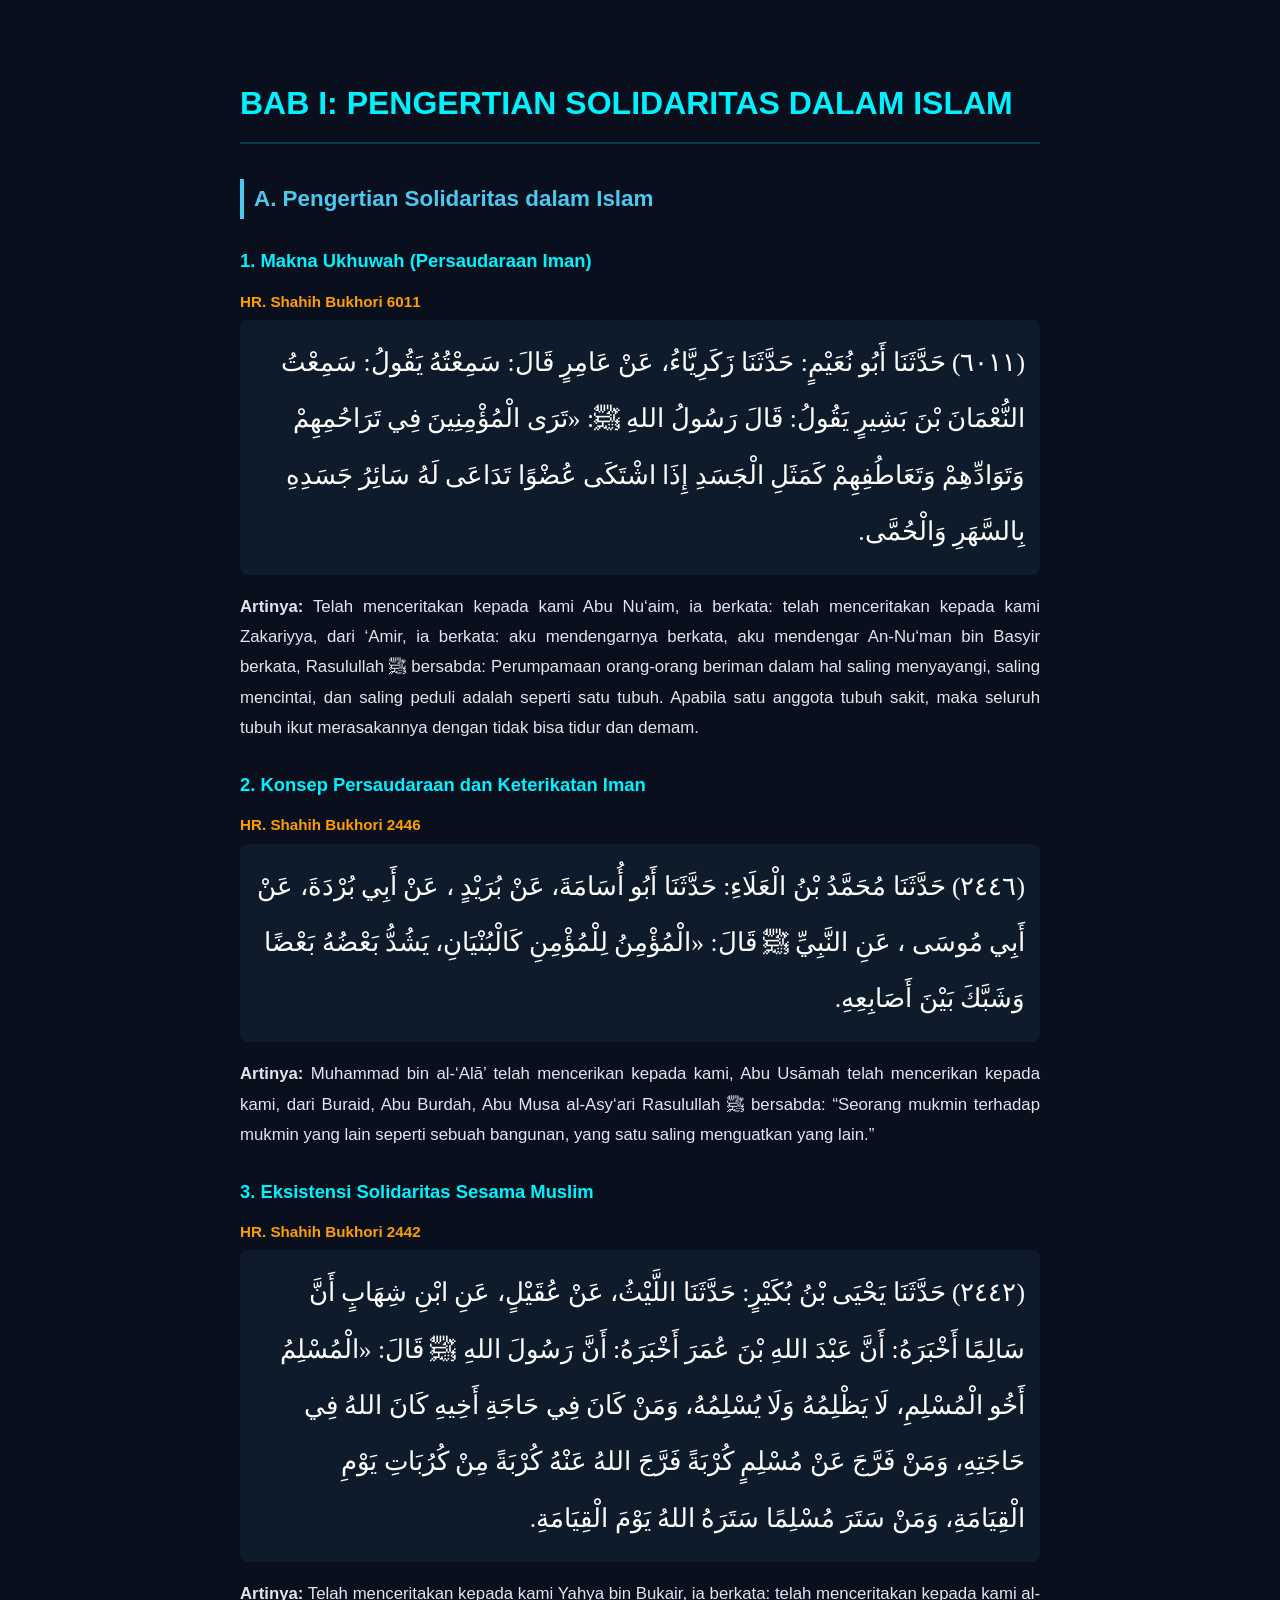
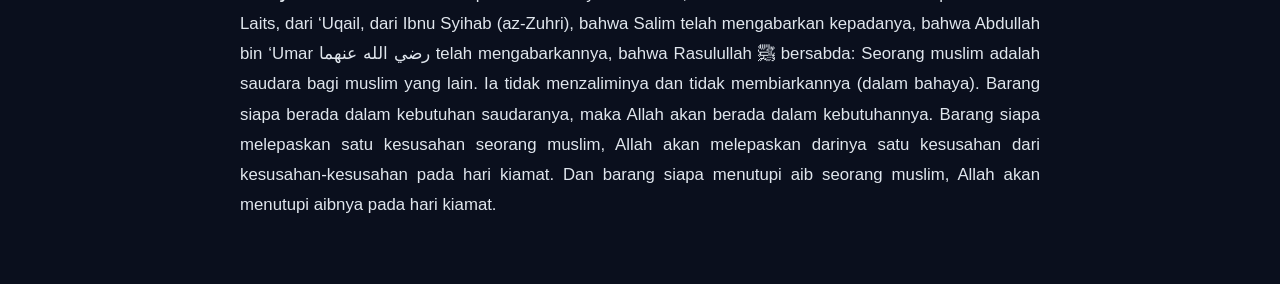
<file: bab1_a.html>
<!DOCTYPE html>
<html lang="id">
<head>
    <meta charset="UTF-8">
    <meta name="viewport" content="width=device-width, initial-scale=1.0">
    <title>BAB I - Bagian A</title>
    <style>
        body { background-color: #0a0f1d; color: #ffffff; font-family: 'Segoe UI', Tahoma, sans-serif; line-height: 1.8; padding: 40px; }
        .container { max-width: 800px; margin: 0 auto; }
        h2 { color: #00f2fe; font-size: 2rem; text-transform: uppercase; border-bottom: 2px solid rgba(0,242,254,0.2); padding-bottom: 10px; margin-bottom: 25px; }
        h3 { color: #4cc9f0; font-size: 1.4rem; margin-top: 35px; margin-bottom: 15px; border-left: 4px solid #4cc9f0; padding-left: 10px; }
        h4 { color: #00f2fe; font-size: 1.15rem; margin-top: 25px; margin-bottom: 10px; }
        p { font-size: 1.05rem; text-align: justify; margin-bottom: 15px; color: #e0e6ed; }
        .arabic { font-family: 'Traditional Arabic', 'Amiri', serif; font-size: 1.6rem; text-align: right; direction: rtl; padding: 15px; background-color: #0d1b2a; border-radius: 8px; margin-bottom: 15px; color: #ffffff; line-height: 2.2; }
        .hadith-ref { color: #ff9e00; font-weight: bold; margin-bottom: 5px; font-size: 0.95rem; }
    </style>
</head>
<body>
    <div class="container">
        <h2>BAB I: Pengertian Solidaritas dalam Islam</h2>
        <h3>A. Pengertian Solidaritas dalam Islam</h3>
        
        <h4>1. Makna Ukhuwah (Persaudaraan Iman)</h4>
        <div class="hadith-ref">HR. Shahih Bukhori 6011</div>
        <div class="arabic">(٦٠١١)  حَدَّثَنَا أَبُو نُعَيْمٍ: حَدَّثَنَا زَكَرِيَّاءُ، عَنْ عَامِرٍ قَالَ: سَمِعْتُهُ يَقُولُ: سَمِعْتُ النُّعْمَانَ بْنَ بَشِيرٍ يَقُولُ: قَالَ رَسُولُ اللهِ ﷺ: «تَرَى الْمُؤْمِنِينَ فِي تَرَاحُمِهِمْ وَتَوَادِّهِمْ وَتَعَاطُفِهِمْ كَمَثَلِ الْجَسَدِ إِذَا اشْتَكَى عُضْوًا تَدَاعَى لَهُ سَائِرُ جَسَدِهِ بِالسَّهَرِ وَالْحُمَّى.</div>
        <p><strong>Artinya:</strong> Telah menceritakan kepada kami Abu Nu‘aim, ia berkata: telah menceritakan kepada kami Zakariyya, dari ‘Amir, ia berkata: aku mendengarnya berkata, aku mendengar An-Nu‘man bin Basyir berkata, Rasulullah ﷺ bersabda: Perumpamaan orang-orang beriman dalam hal saling menyayangi, saling mencintai, dan saling peduli adalah seperti satu tubuh. Apabila satu anggota tubuh sakit, maka seluruh tubuh ikut merasakannya dengan tidak bisa tidur dan demam.</p>

        <h4>2. Konsep Persaudaraan dan Keterikatan Iman</h4>
        <div class="hadith-ref">HR. Shahih Bukhori 2446</div>
        <div class="arabic">(٢٤٤٦) حَدَّثَنَا مُحَمَّدُ بْنُ الْعَلَاءِ: حَدَّثَنَا أَبُو أُسَامَةَ، عَنْ بُرَيْدٍ ، عَنْ أَبِي بُرْدَةَ، عَنْ أَبِي مُوسَى ، عَنِ النَّبِيِّ ﷺ قَالَ: «الْمُؤْمِنُ لِلْمُؤْمِنِ كَالْبُنْيَانِ، يَشُدُّ بَعْضُهُ بَعْضًا وَشَبَّكَ بَيْنَ أَصَابِعِهِ.</div>
        <p><strong>Artinya:</strong> Muhammad bin al-‘Alā’ telah mencerikan kepada kami, Abu Usāmah telah mencerikan kepada kami, dari Buraid, Abu Burdah, Abu Musa al-Asy‘ari Rasulullah ﷺ bersabda: “Seorang mukmin terhadap mukmin yang lain seperti sebuah bangunan, yang satu saling menguatkan yang lain.”</p>

        <h4>3. Eksistensi Solidaritas Sesama Muslim</h4>
        <div class="hadith-ref">HR. Shahih Bukhori 2442</div>
        <div class="arabic">(٢٤٤٢) حَدَّثَنَا يَحْيَى بْنُ بُكَيْرٍ: حَدَّثَنَا اللَّيْثُ، عَنْ عُقَيْلٍ، عَنِ ابْنِ شِهَابٍ أَنَّ سَالِمًا أَخْبَرَهُ: أَنَّ عَبْدَ اللهِ بْنَ عُمَرَ أَخْبَرَهُ: أَنَّ رَسُولَ اللهِ ﷺ قَالَ: «الْمُسْلِمُ أَخُو الْمُسْلِمِ، لَا يَظْلِمُهُ وَلَا يُسْلِمُهُ، وَمَنْ كَانَ فِي حَاجَةِ أَخِيهِ كَانَ اللهُ فِي حَاجَتِهِ، وَمَنْ فَرَّجَ عَنْ مُسْلِمٍ كُرْبَةً فَرَّجَ اللهُ عَنْهُ كُرْبَةً مِنْ كُرُبَاتِ يَوْمِ الْقِيَامَةِ، وَمَنْ سَتَرَ مُسْلِمًا سَتَرَهُ اللهُ يَوْمَ الْقِيَامَةِ.</div>
        <p><strong>Artinya:</strong> Telah menceritakan kepada kami Yahya bin Bukair, ia berkata: telah menceritakan kepada kami al-Laits, dari ‘Uqail, dari Ibnu Syihab (az-Zuhri), bahwa Salim telah mengabarkan kepadanya, bahwa Abdullah bin ‘Umar رضي الله عنهما telah mengabarkannya, bahwa Rasulullah ﷺ bersabda: Seorang muslim adalah saudara bagi muslim yang lain. Ia tidak menzaliminya dan tidak membiarkannya (dalam bahaya). Barang siapa berada dalam kebutuhan saudaranya, maka Allah akan berada dalam kebutuhannya. Barang siapa melepaskan satu kesusahan seorang muslim, Allah akan melepaskan darinya satu kesusahan dari kesusahan-kesusahan pada hari kiamat. Dan barang siapa menutupi aib seorang muslim, Allah akan menutupi aibnya pada hari kiamat.</p>
    </div>
</body>
</html>
</file>
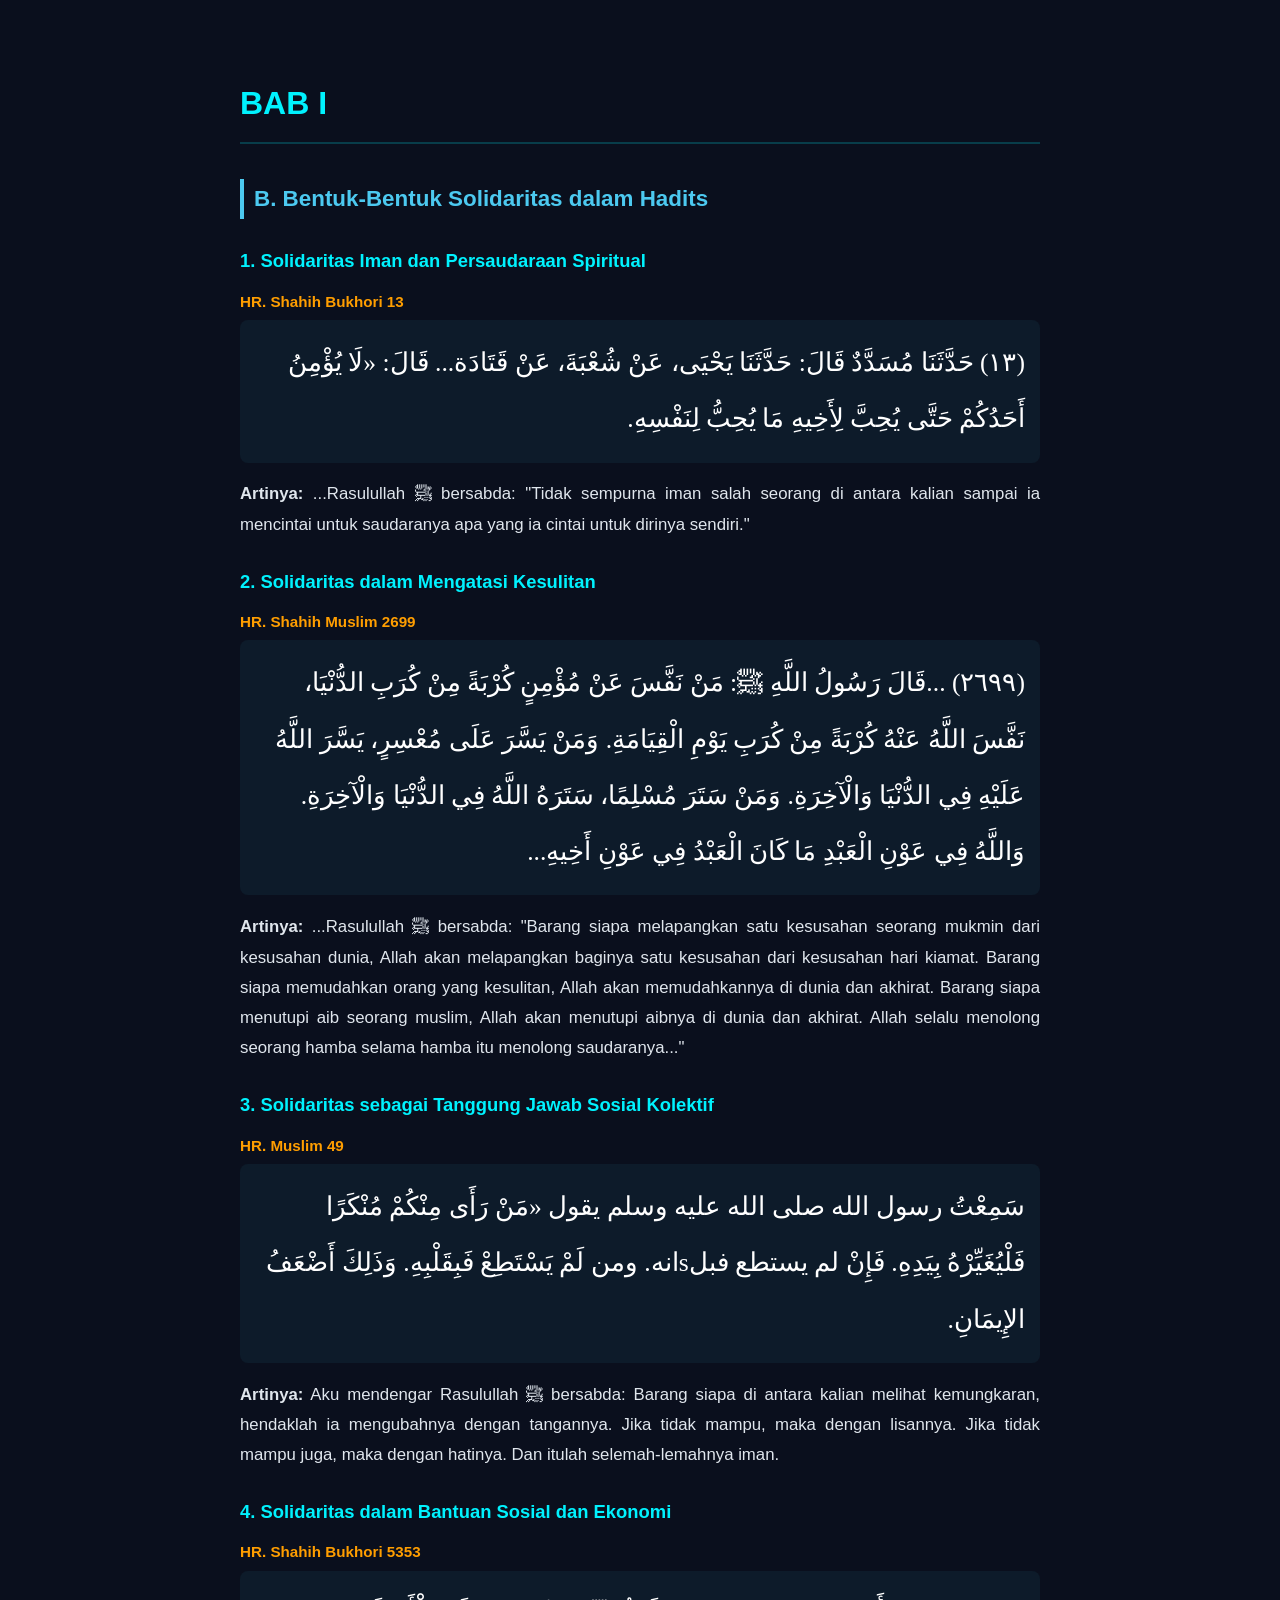
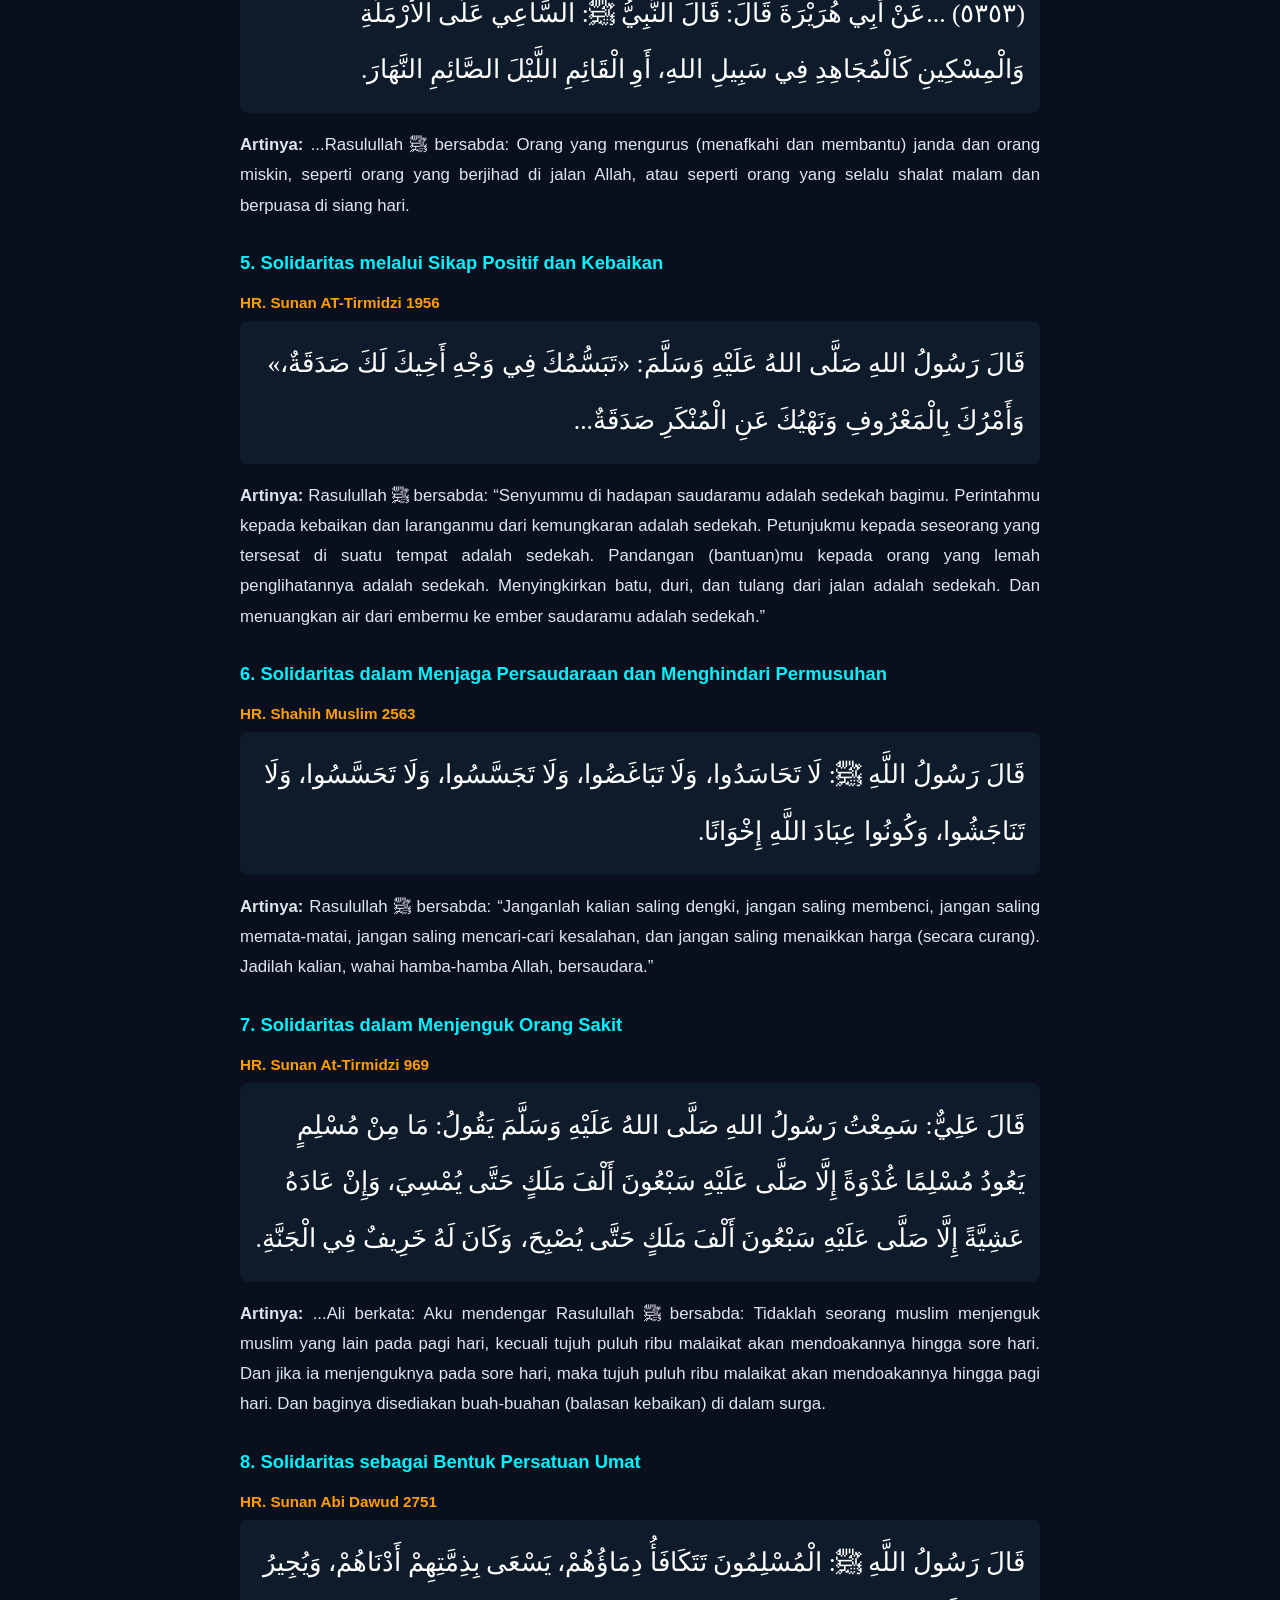
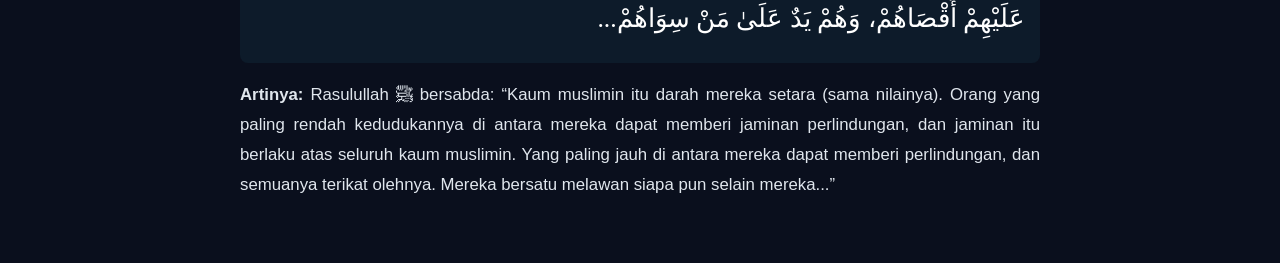
<file: bab1_b.html>
<!DOCTYPE html>
<html lang="id">
<head>
    <meta charset="UTF-8">
    <meta name="viewport" content="width=device-width, initial-scale=1.0">
    <title>BAB I - Bagian B</title>
    <style>
        body { background-color: #0a0f1d; color: #ffffff; font-family: 'Segoe UI', Tahoma, sans-serif; line-height: 1.8; padding: 40px; }
        .container { max-width: 800px; margin: 0 auto; }
        h2 { color: #00f2fe; font-size: 2rem; text-transform: uppercase; border-bottom: 2px solid rgba(0,242,254,0.2); padding-bottom: 10px; margin-bottom: 25px; }
        h3 { color: #4cc9f0; font-size: 1.4rem; margin-top: 35px; margin-bottom: 15px; border-left: 4px solid #4cc9f0; padding-left: 10px; }
        h4 { color: #00f2fe; font-size: 1.15rem; margin-top: 25px; margin-bottom: 10px; }
        p { font-size: 1.05rem; text-align: justify; margin-bottom: 15px; color: #e0e6ed; }
        .arabic { font-family: 'Traditional Arabic', serif; font-size: 1.6rem; text-align: right; direction: rtl; padding: 15px; background-color: #0d1b2a; border-radius: 8px; margin-bottom: 15px; color: #ffffff; line-height: 2.2; }
        .hadith-ref { color: #ff9e00; font-weight: bold; margin-bottom: 5px; font-size: 0.95rem; }
    </style>
</head>
<body>
    <div class="container">
        <h2>BAB I</h2>
        <h3>B. Bentuk-Bentuk Solidaritas dalam Hadits</h3>
        
        <h4>1. Solidaritas Iman dan Persaudaraan Spiritual</h4>
        <div class="hadith-ref">HR. Shahih Bukhori 13</div>
        <div class="arabic">(١٣) حَدَّثَنَا مُسَدَّدٌ قَالَ: حَدَّثَنَا يَحْيَى، عَنْ شُعْبَةَ، عَنْ قَتَادَة... قَالَ: «لَا يُؤْمِنُ أَحَدُكُمْ حَتَّى يُحِبَّ لِأَخِيهِ مَا يُحِبُّ لِنَفْسِهِ.</div>
        <p><strong>Artinya:</strong> ...Rasulullah ﷺ bersabda: "Tidak sempurna iman salah seorang di antara kalian sampai ia mencintai untuk saudaranya apa yang ia cintai untuk dirinya sendiri."</p>

        <h4>2. Solidaritas dalam Mengatasi Kesulitan</h4>
        <div class="hadith-ref">HR. Shahih Muslim 2699</div>
        <div class="arabic">(٢٦٩٩) ...قَالَ رَسُولُ اللَّهِ ﷺ: مَنْ نَفَّسَ عَنْ مُؤْمِنٍ كُرْبَةً مِنْ كُرَبِ الدُّنْيَا، نَفَّسَ اللَّهُ عَنْهُ كُرْبَةً مِنْ كُرَبِ يَوْمِ الْقِيَامَةِ. وَمَنْ يَسَّرَ عَلَى مُعْسِرٍ، يَسَّرَ اللَّهُ عَلَيْهِ فِي الدُّنْيَا وَالْآخِرَةِ. وَمَنْ سَتَرَ مُسْلِمًا، سَتَرَهُ اللَّهُ فِي الدُّنْيَا وَالْآخِرَةِ. وَاللَّهُ فِي عَوْنِ الْعَبْدِ مَا كَانَ الْعَبْدُ فِي عَوْنِ أَخِيهِ...</div>
        <p><strong>Artinya:</strong> ...Rasulullah ﷺ bersabda: "Barang siapa melapangkan satu kesusahan seorang mukmin dari kesusahan dunia, Allah akan melapangkan baginya satu kesusahan dari kesusahan hari kiamat. Barang siapa memudahkan orang yang kesulitan, Allah akan memudahkannya di dunia dan akhirat. Barang siapa menutupi aib seorang muslim, Allah akan menutupi aibnya di dunia dan akhirat. Allah selalu menolong seorang hamba selama hamba itu menolong saudaranya..."</p>

        <h4>3. Solidaritas sebagai Tanggung Jawab Sosial Kolektif</h4>
        <div class="hadith-ref">HR. Muslim 49</div>
        <div class="arabic">سَمِعْتُ رسول الله صلى الله عليه وسلم يقول «مَنْ رَأَى مِنْكُمْ مُنْكَرًا فَلْيُغَيِّرْهُ بِيَدِهِ. فَإِنْ لم يستطع فبلsانه. ومن لَمْ يَسْتَطِعْ فَبِقَلْبِهِ. وَذَلِكَ أَضْعَفُ الإِيمَانِ.</div>
        <p><strong>Artinya:</strong> Aku mendengar Rasulullah ﷺ bersabda: Barang siapa di antara kalian melihat kemungkaran, hendaklah ia mengubahnya dengan tangannya. Jika tidak mampu, maka dengan lisannya. Jika tidak mampu juga, maka dengan hatinya. Dan itulah selemah-lemahnya iman.</p>

        <h4>4. Solidaritas dalam Bantuan Sosial dan Ekonomi</h4>
        <div class="hadith-ref">HR. Shahih Bukhori 5353</div>
        <div class="arabic">(٥٣٥٣) ...عَنْ أَبِي هُرَيْرَةَ قَالَ: قَالَ النَّبِيُّ ﷺ: السَّاعِي عَلَى الْأَرْمَلَةِ وَالْمِسْكِينِ كَالْمُجَاهِدِ فِي سَبِيلِ اللهِ، أَوِ الْقَائِمِ اللَّيْلَ الصَّائِمِ النَّهَارَ.</div>
        <p><strong>Artinya:</strong> ...Rasulullah ﷺ bersabda: Orang yang mengurus (menafkahi dan membantu) janda dan orang miskin, seperti orang yang berjihad di jalan Allah, atau seperti orang yang selalu shalat malam dan berpuasa di siang hari.</p>

        <h4>5. Solidaritas melalui Sikap Positif dan Kebaikan</h4>
        <div class="hadith-ref">HR. Sunan AT-Tirmidzi 1956</div>
        <div class="arabic">قَالَ رَسُولُ اللهِ صَلَّى اللهُ عَلَيْهِ وَسَلَّمَ: «تَبَسُّمُكَ فِي وَجْهِ أَخِيكَ لَكَ صَدَقَةٌ،» وَأَمْرُكَ بِالْمَعْرُوفِ وَنَهْيُكَ عَنِ الْمُنْكَرِ صَدَقَةٌ...</div>
        <p><strong>Artinya:</strong> Rasulullah ﷺ bersabda: “Senyummu di hadapan saudaramu adalah sedekah bagimu. Perintahmu kepada kebaikan dan laranganmu dari kemungkaran adalah sedekah. Petunjukmu kepada seseorang yang tersesat di suatu tempat adalah sedekah. Pandangan (bantuan)mu kepada orang yang lemah penglihatannya adalah sedekah. Menyingkirkan batu, duri, dan tulang dari jalan adalah sedekah. Dan menuangkan air dari embermu ke ember saudaramu adalah sedekah.”</p>

        <h4>6. Solidaritas dalam Menjaga Persaudaraan dan Menghindari Permusuhan</h4>
        <div class="hadith-ref">HR. Shahih Muslim 2563</div>
        <div class="arabic">قَالَ رَسُولُ اللَّهِ ﷺ: لَا تَحَاسَدُوا، وَلَا تَبَاغَضُوا، وَلَا تَجَسَّسُوا، وَلَا تَحَسَّسُوا، وَلَا تَنَاجَشُوا، وَكُونُوا عِبَادَ اللَّهِ إِخْوَانًا.</div>
        <p><strong>Artinya:</strong> Rasulullah ﷺ bersabda: “Janganlah kalian saling dengki, jangan saling membenci, jangan saling memata-matai, jangan saling mencari-cari kesalahan, dan jangan saling menaikkan harga (secara curang). Jadilah kalian, wahai hamba-hamba Allah, bersaudara.”</p>

        <h4>7. Solidaritas dalam Menjenguk Orang Sakit</h4>
        <div class="hadith-ref">HR. Sunan At-Tirmidzi 969</div>
        <div class="arabic">قَالَ عَلِيٌّ: سَمِعْتُ رَسُولُ اللهِ صَلَّى اللهُ عَلَيْهِ وَسَلَّمَ يَقُولُ: مَا مِنْ مُسْلِمٍ يَعُودُ مُسْلِمًا غُدْوَةً إِلَّا صَلَّى عَلَيْهِ سَبْعُونَ أَلْفَ مَلَكٍ حَتَّى يُمْسِيَ، وَإِنْ عَادَهُ عَشِيَّةً إِلَّا صَلَّى عَلَيْهِ سَبْعُونَ أَلْفَ مَلَكٍ حَتَّى يُصْبِحَ، وَكَانَ لَهُ خَرِيفٌ فِي الْجَنَّةِ.</div>
        <p><strong>Artinya:</strong> ...Ali berkata: Aku mendengar Rasulullah ﷺ bersabda: Tidaklah seorang muslim menjenguk muslim yang lain pada pagi hari, kecuali tujuh puluh ribu malaikat akan mendoakannya hingga sore hari. Dan jika ia menjenguknya pada sore hari, maka tujuh puluh ribu malaikat akan mendoakannya hingga pagi hari. Dan baginya disediakan buah-buahan (balasan kebaikan) di dalam surga.</p>

        <h4>8. Solidaritas sebagai Bentuk Persatuan Umat</h4>
        <div class="hadith-ref">HR. Sunan Abi Dawud 2751</div>
        <div class="arabic">قَالَ رَسُولُ اللَّهِ ﷺ: الْمُسْلِمُونَ تَتَكَافَأُ دِمَاؤُهُمْ، يَسْعَى بِذِمَّتِهِمْ أَدْنَاهُمْ، وَيُجِيرُ عَلَيْهِمْ أَقْصَاهُمْ، وَهُمْ يَدٌ عَلَىٰ مَنْ سِوَاهُمْ...</div>
        <p><strong>Artinya:</strong> Rasulullah ﷺ bersabda: “Kaum muslimin itu darah mereka setara (sama nilainya). Orang yang paling rendah kedudukannya di antara mereka dapat memberi jaminan perlindungan, dan jaminan itu berlaku atas seluruh kaum muslimin. Yang paling jauh di antara mereka dapat memberi perlindungan, dan semuanya terikat olehnya. Mereka bersatu melawan siapa pun selain mereka...”</p>
    </div>
</body>
</html>
</file>
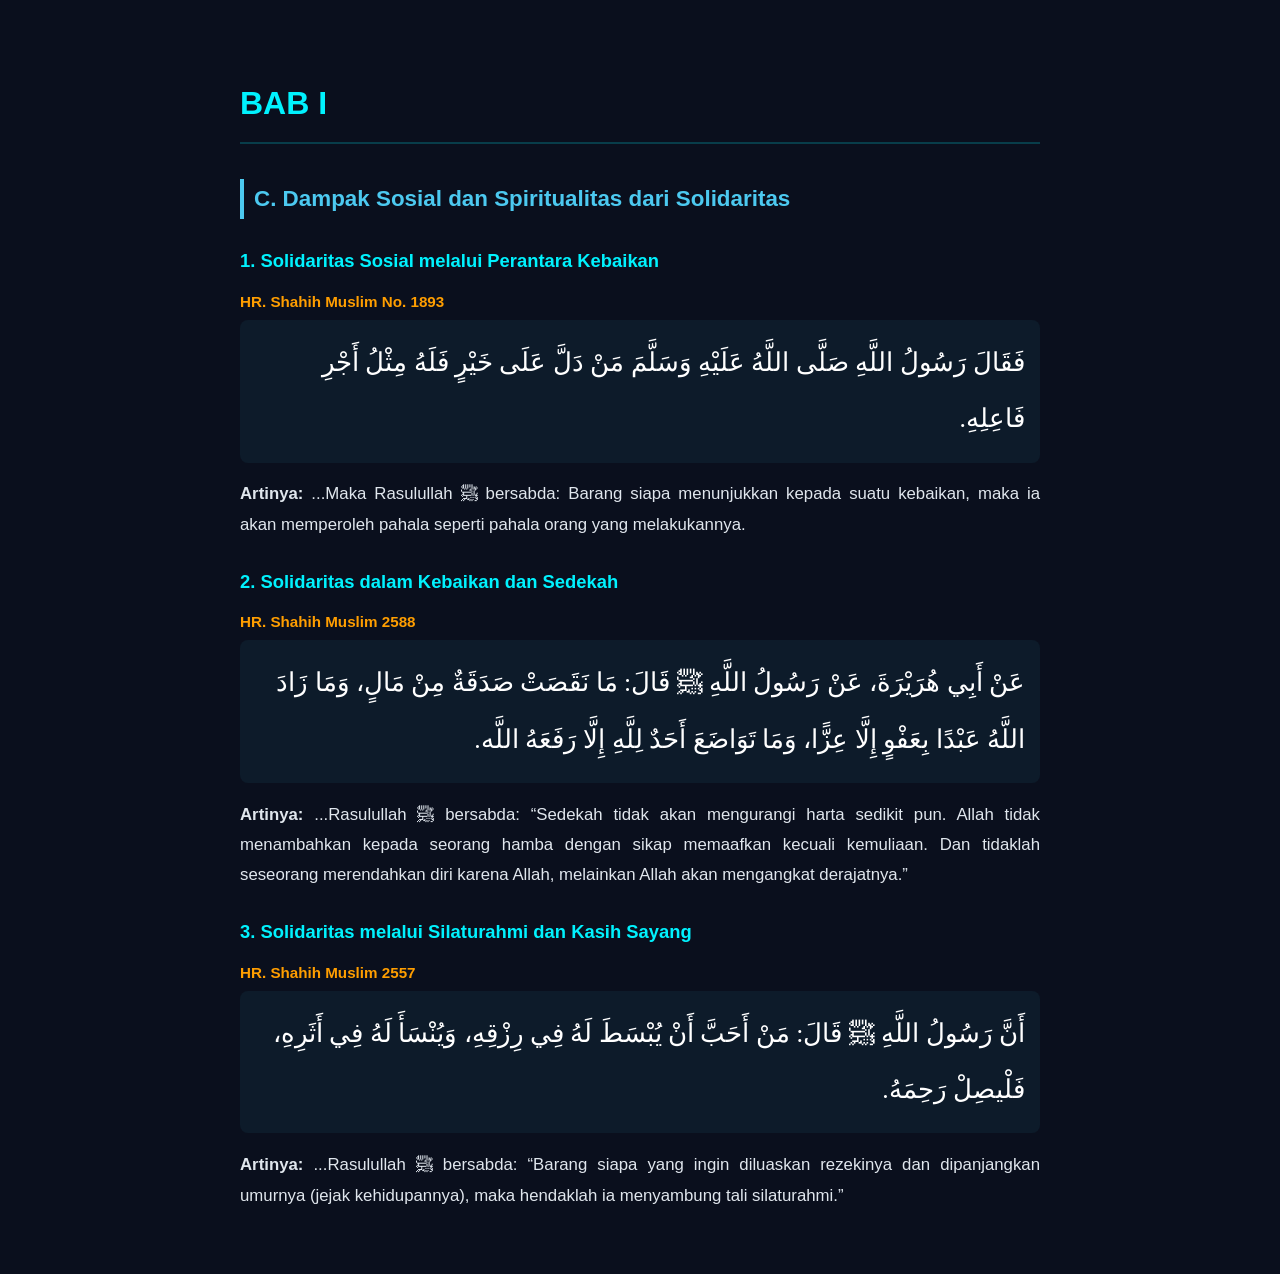
<file: bab1_c.html>
<!DOCTYPE html>
<html lang="id">
<head>
    <meta charset="UTF-8">
    <meta name="viewport" content="width=device-width, initial-scale=1.0">
    <title>BAB I - Bagian C</title>
    <style>
        body { background-color: #0a0f1d; color: #ffffff; font-family: 'Segoe UI', Tahoma, sans-serif; line-height: 1.8; padding: 40px; }
        .container { max-width: 800px; margin: 0 auto; }
        h2 { color: #00f2fe; font-size: 2rem; text-transform: uppercase; border-bottom: 2px solid rgba(0,242,254,0.2); padding-bottom: 10px; margin-bottom: 25px; }
        h3 { color: #4cc9f0; font-size: 1.4rem; margin-top: 35px; margin-bottom: 15px; border-left: 4px solid #4cc9f0; padding-left: 10px; }
        h4 { color: #00f2fe; font-size: 1.15rem; margin-top: 25px; margin-bottom: 10px; }
        p { font-size: 1.05rem; text-align: justify; margin-bottom: 15px; color: #e0e6ed; }
        .arabic { font-family: 'Traditional Arabic', serif; font-size: 1.6rem; text-align: right; direction: rtl; padding: 15px; background-color: #0d1b2a; border-radius: 8px; margin-bottom: 15px; color: #ffffff; line-height: 2.2; }
        .hadith-ref { color: #ff9e00; font-weight: bold; margin-bottom: 5px; font-size: 0.95rem; }
    </style>
</head>
<body>
    <div class="container">
        <h2>BAB I</h2>
        <h3>C. Dampak Sosial dan Spiritualitas dari Solidaritas</h3>
        
        <h4>1. Solidaritas Sosial melalui Perantara Kebaikan</h4>
        <div class="hadith-ref">HR. Shahih Muslim No. 1893</div>
        <div class="arabic">فَقَالَ رَسُولُ اللَّهِ صَلَّى اللَّهُ عَلَيْهِ وَسَلَّمَ مَنْ دَلَّ عَلَى خَيْرٍ فَلَهُ مِثْلُ أَجْرِ فَاعِلِهِ.</div>
        <p><strong>Artinya:</strong> ...Maka Rasulullah ﷺ bersabda: Barang siapa menunjukkan kepada suatu kebaikan, maka ia akan memperoleh pahala seperti pahala orang yang melakukannya.</p>

        <h4>2. Solidaritas dalam Kebaikan dan Sedekah</h4>
        <div class="hadith-ref">HR. Shahih Muslim 2588</div>
        <div class="arabic">عَنْ أَبِي هُرَيْرَةَ، عَنْ رَسُولُ اللَّهِ ﷺ قَالَ: مَا نَقَصَتْ صَدَقَةٌ مِنْ مَالٍ، وَمَا زَادَ اللَّهُ عَبْدًا بِعَفْوٍ إِلَّا عِزًّا، وَمَا تَوَاضَعَ أَحَدٌ لِلَّهِ إِلَّا رَفَعَهُ اللَّه.</div>
        <p><strong>Artinya:</strong> ...Rasulullah ﷺ bersabda: “Sedekah tidak akan mengurangi harta sedikit pun. Allah tidak menambahkan kepada seorang hamba dengan sikap memaafkan kecuali kemuliaan. Dan tidaklah seseorang merendahkan diri karena Allah, melainkan Allah akan mengangkat derajatnya.”</p>

        <h4>3. Solidaritas melalui Silaturahmi dan Kasih Sayang</h4>
        <div class="hadith-ref">HR. Shahih Muslim 2557</div>
        <div class="arabic">أَنَّ رَسُولُ اللَّهِ ﷺ قَالَ: مَنْ أَحَبَّ أَنْ يُبْسَطَ لَهُ فِي رِزْقِهِ، وَيُنْسَأَ لَهُ فِي أَثَرِهِ، فَلْيصِلْ رَحِمَهُ.</div>
        <p><strong>Artinya:</strong> ...Rasulullah ﷺ bersabda: “Barang siapa yang ingin diluaskan rezekinya dan dipanjangkan umurnya (jejak kehidupannya), maka hendaklah ia menyambung tali silaturahmi.”</p>
    </div>
</body>
</html>
</file>
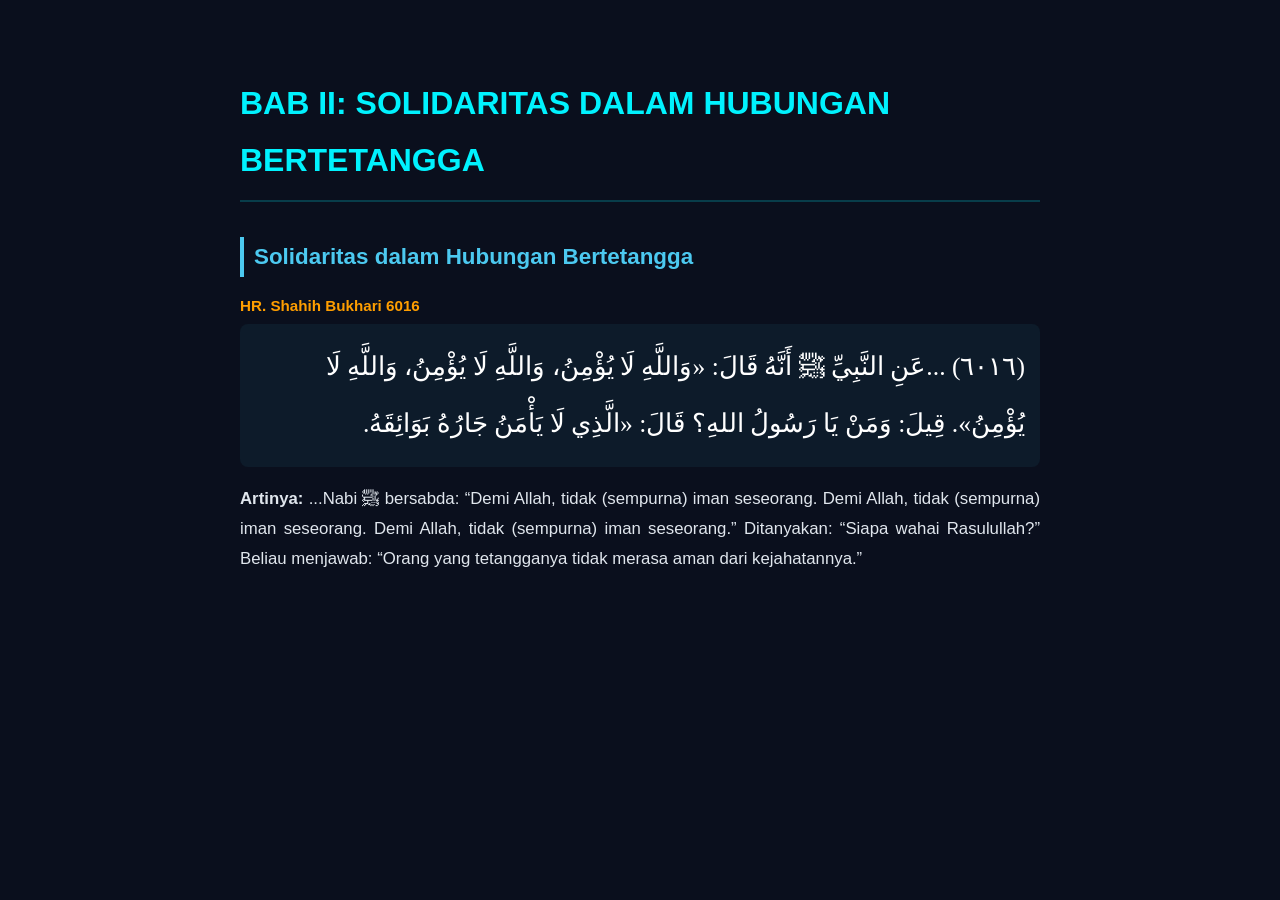
<file: bab2_a.html>
<!DOCTYPE html>
<html lang="id">
<head>
    <meta charset="UTF-8">
    <meta name="viewport" content="width=device-width, initial-scale=1.0">
    <title>BAB II - Hubungan Bertetangga</title>
    <style>
        body { background-color: #0a0f1d; color: #ffffff; font-family: 'Segoe UI', Tahoma, sans-serif; line-height: 1.8; padding: 40px; }
        .container { max-width: 800px; margin: 0 auto; }
        h2 { color: #00f2fe; font-size: 2rem; text-transform: uppercase; border-bottom: 2px solid rgba(0,242,254,0.2); padding-bottom: 10px; margin-bottom: 25px; }
        h3 { color: #4cc9f0; font-size: 1.4rem; margin-top: 35px; margin-bottom: 15px; border-left: 4px solid #4cc9f0; padding-left: 10px; }
        p { font-size: 1.05rem; text-align: justify; margin-bottom: 15px; color: #e0e6ed; }
        .arabic { font-family: 'Traditional Arabic', serif; font-size: 1.6rem; text-align: right; direction: rtl; padding: 15px; background-color: #0d1b2a; border-radius: 8px; margin-bottom: 15px; color: #ffffff; line-height: 2.2; }
        .hadith-ref { color: #ff9e00; font-weight: bold; margin-bottom: 5px; font-size: 0.95rem; }
    </style>
</head>
<body>
    <div class="container">
        <h2>BAB II: Solidaritas dalam Hubungan Bertetangga</h2>
        <h3>Solidaritas dalam Hubungan Bertetangga</h3>
        <div class="hadith-ref">HR. Shahih Bukhari 6016</div>
        <div class="arabic">(٦٠١٦) ...عَنِ النَّبِيِّ ﷺ أَنَّهُ قَالَ: «وَاللَّهِ لَا يُؤْمِنُ، وَاللَّهِ لَا يُؤْمِنُ، وَاللَّهِ لَا يُؤْمِنُ». قِيلَ: وَمَنْ يَا رَسُولُ اللهِ؟ قَالَ: «الَّذِي لَا يَأْمَنُ جَارُهُ بَوَائِقَهُ.</div>
        <p><strong>Artinya:</strong> ...Nabi ﷺ bersabda: “Demi Allah, tidak (sempurna) iman seseorang. Demi Allah, tidak (sempurna) iman seseorang. Demi Allah, tidak (sempurna) iman seseorang.” Ditanyakan: “Siapa wahai Rasulullah?” Beliau menjawab: “Orang yang tetangganya tidak merasa aman dari kejahatannya.”</p>
    </div>
</body>
</html>
</file>
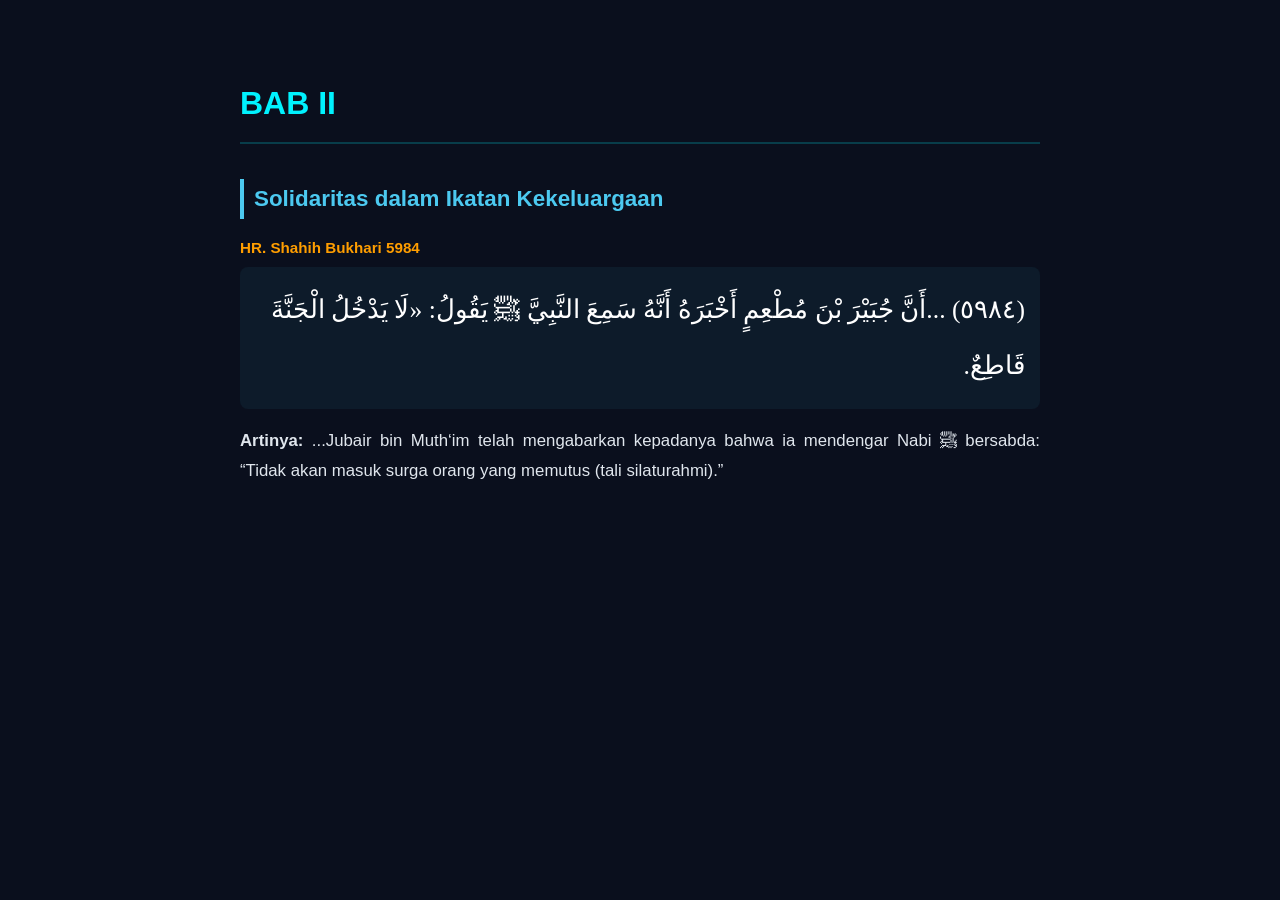
<file: bab2_b.html>
<!DOCTYPE html>
<html lang="id">
<head>
    <meta charset="UTF-8">
    <meta name="viewport" content="width=device-width, initial-scale=1.0">
    <title>BAB II - Ikatan Kekeluargaan</title>
    <style>
        body { background-color: #0a0f1d; color: #ffffff; font-family: 'Segoe UI', Tahoma, sans-serif; line-height: 1.8; padding: 40px; }
        .container { max-width: 800px; margin: 0 auto; }
        h2 { color: #00f2fe; font-size: 2rem; text-transform: uppercase; border-bottom: 2px solid rgba(0,242,254,0.2); padding-bottom: 10px; margin-bottom: 25px; }
        h3 { color: #4cc9f0; font-size: 1.4rem; margin-top: 35px; margin-bottom: 15px; border-left: 4px solid #4cc9f0; padding-left: 10px; }
        p { font-size: 1.05rem; text-align: justify; margin-bottom: 15px; color: #e0e6ed; }
        .arabic { font-family: 'Traditional Arabic', serif; font-size: 1.6rem; text-align: right; direction: rtl; padding: 15px; background-color: #0d1b2a; border-radius: 8px; margin-bottom: 15px; color: #ffffff; line-height: 2.2; }
        .hadith-ref { color: #ff9e00; font-weight: bold; margin-bottom: 5px; font-size: 0.95rem; }
    </style>
</head>
<body>
    <div class="container">
        <h2>BAB II</h2>
        <h3>Solidaritas dalam Ikatan Kekeluargaan</h3>
        <div class="hadith-ref">HR. Shahih Bukhari 5984</div>
        <div class="arabic">(٥٩٨٤) ...أَنَّ جُبَيْرَ بْنَ مُطْعِمٍ أَخْبَرَهُ أَنَّهُ سَمِعَ النَّبِيَّ ﷺ يَقُولُ: «لَا يَدْخُلُ الْجَنَّةَ قَاطِعٌ.</div>
        <p><strong>Artinya:</strong> ...Jubair bin Muth‘im telah mengabarkan kepadanya bahwa ia mendengar Nabi ﷺ bersabda: “Tidak akan masuk surga orang yang memutus (tali silaturahmi).”</p>
    </div>
</body>
</html>
</file>
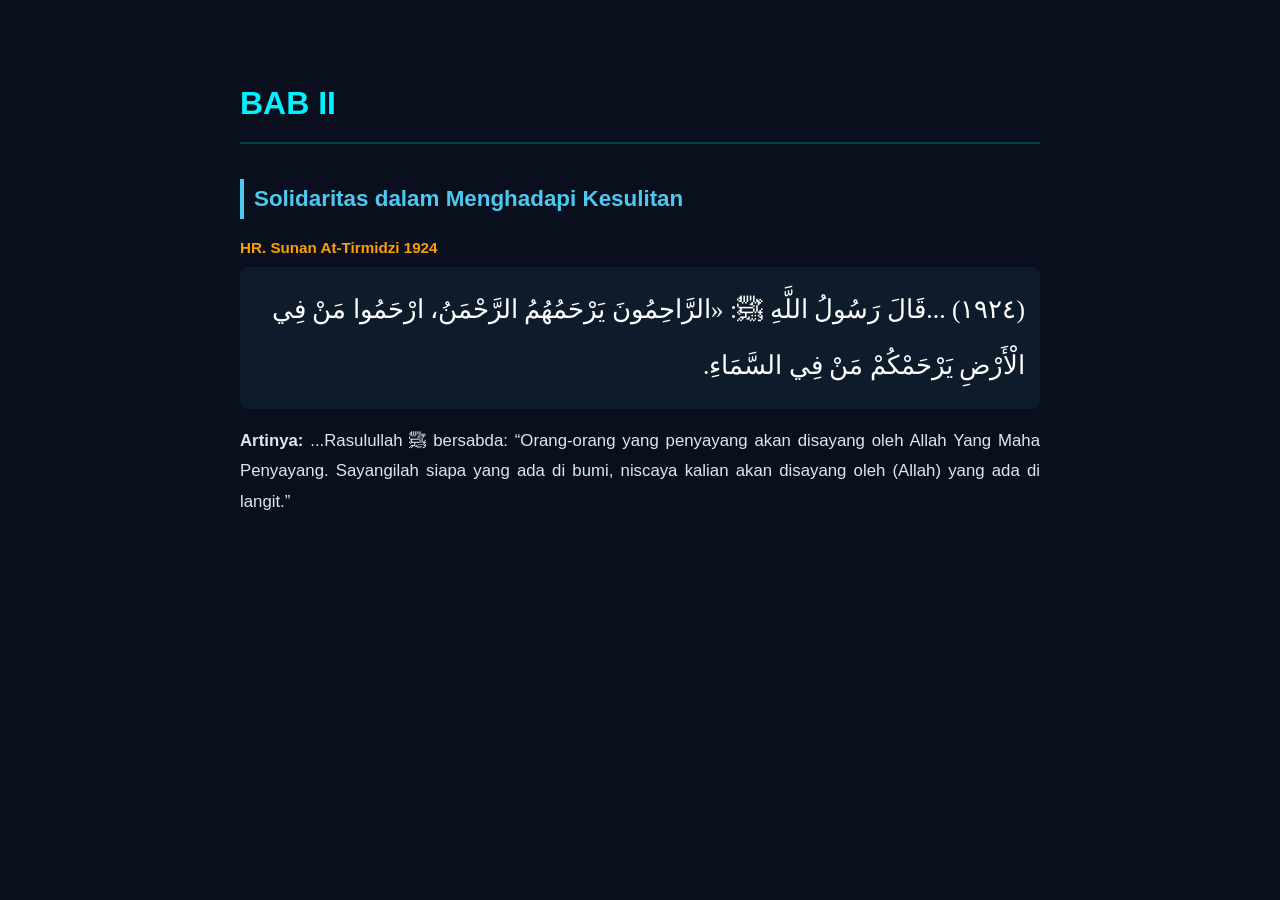
<file: bab2_c.html>
<!DOCTYPE html>
<html lang="id">
<head>
    <meta charset="UTF-8">
    <meta name="viewport" content="width=device-width, initial-scale=1.0">
    <title>BAB II - Menghadapi Kesulitan</title>
    <style>
        body { background-color: #0a0f1d; color: #ffffff; font-family: 'Segoe UI', Tahoma, sans-serif; line-height: 1.8; padding: 40px; }
        .container { max-width: 800px; margin: 0 auto; }
        h2 { color: #00f2fe; font-size: 2rem; text-transform: uppercase; border-bottom: 2px solid rgba(0,242,254,0.2); padding-bottom: 10px; margin-bottom: 25px; }
        h3 { color: #4cc9f0; font-size: 1.4rem; margin-top: 35px; margin-bottom: 15px; border-left: 4px solid #4cc9f0; padding-left: 10px; }
        p { font-size: 1.05rem; text-align: justify; margin-bottom: 15px; color: #e0e6ed; }
        .arabic { font-family: 'Traditional Arabic', serif; font-size: 1.6rem; text-align: right; direction: rtl; padding: 15px; background-color: #0d1b2a; border-radius: 8px; margin-bottom: 15px; color: #ffffff; line-height: 2.2; }
        .hadith-ref { color: #ff9e00; font-weight: bold; margin-bottom: 5px; font-size: 0.95rem; }
    </style>
</head>
<body>
    <div class="container">
        <h2>BAB II</h2>
        <h3>Solidaritas dalam Menghadapi Kesulitan</h3>
        <div class="hadith-ref">HR. Sunan At-Tirmidzi 1924</div>
        <div class="arabic">(١٩٢٤) ...قَالَ رَسُولُ اللَّهِ ﷺ: «الرَّاحِمُونَ يَرْحَمُهُمُ الرَّحْمَنُ، ارْحَمُوا مَنْ فِي الْأَرْضِ يَرْحَمْكُمْ مَنْ فِي السَّمَاءِ.</div>
        <p><strong>Artinya:</strong> ...Rasulullah ﷺ bersabda: “Orang-orang yang penyayang akan disayang oleh Allah Yang Maha Penyayang. Sayangilah siapa yang ada di bumi, niscaya kalian akan disayang oleh (Allah) yang ada di langit.”</p>
    </div>
</body>
</html>
</file>
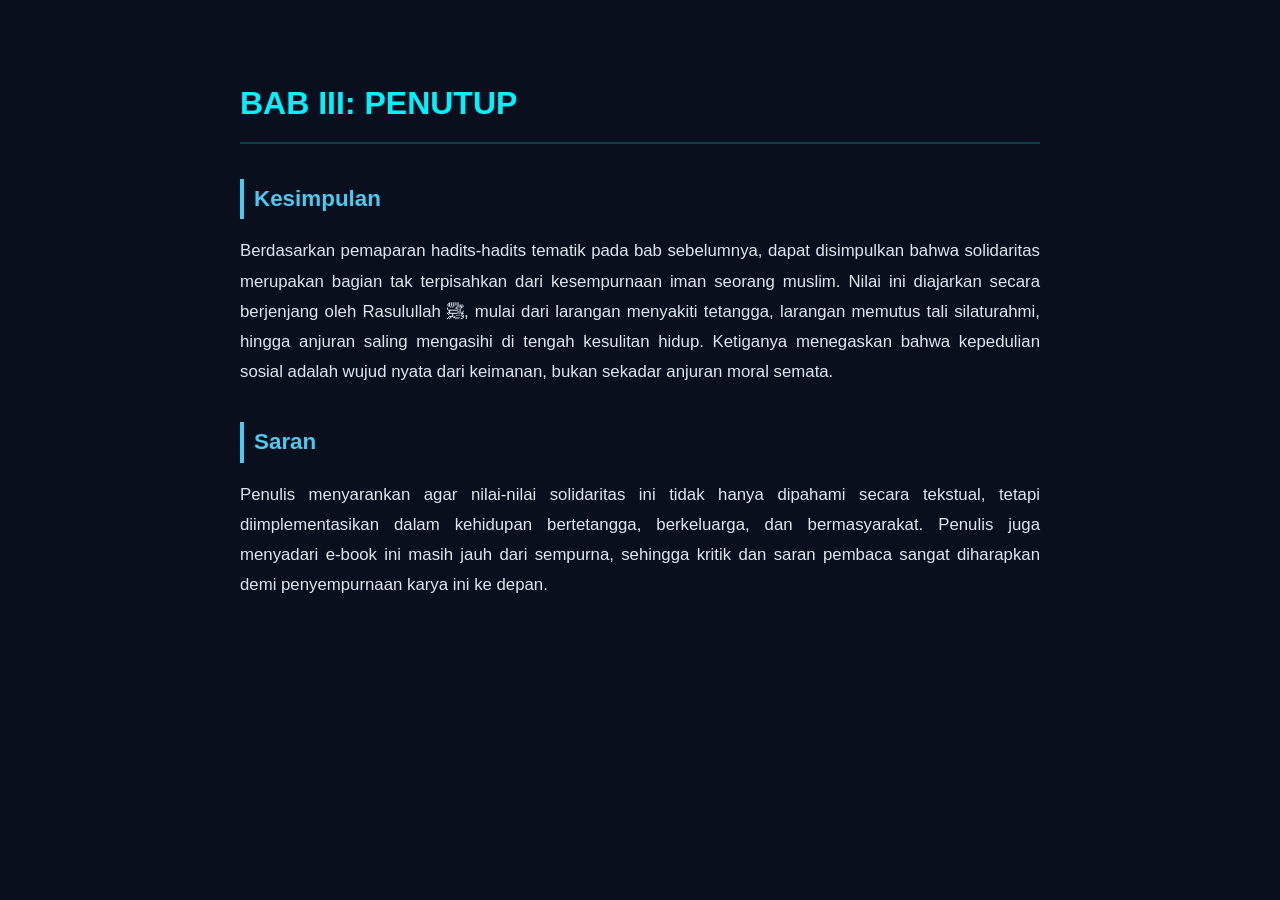
<file: bab3.html>
<!DOCTYPE html>
<html lang="id">
<head>
    <meta charset="UTF-8">
    <meta name="viewport" content="width=device-width, initial-scale=1.0">
    <title>BAB III - Kesimpulan & Saran</title>
    <style>
        body { background-color: #0a0f1d; color: #ffffff; font-family: 'Segoe UI', Tahoma, sans-serif; line-height: 1.8; padding: 40px; }
        .container { max-width: 800px; margin: 0 auto; }
        h2 { color: #00f2fe; font-size: 2rem; text-transform: uppercase; border-bottom: 2px solid rgba(0,242,254,0.2); padding-bottom: 10px; margin-bottom: 25px; }
        h3 { color: #4cc9f0; font-size: 1.4rem; margin-top: 35px; margin-bottom: 15px; border-left: 4px solid #4cc9f0; padding-left: 10px; }
        p { font-size: 1.05rem; text-align: justify; margin-bottom: 15px; color: #e0e6ed; }
    </style>
</head>
<body>
    <div class="container">
        <h2>BAB III: PENUTUP</h2>
        <h3>Kesimpulan</h3>
        <p>Berdasarkan pemaparan hadits-hadits tematik pada bab sebelumnya, dapat disimpulkan bahwa solidaritas merupakan bagian tak terpisahkan dari kesempurnaan iman seorang muslim. Nilai ini diajarkan secara berjenjang oleh Rasulullah ﷺ, mulai dari larangan menyakiti tetangga, larangan memutus tali silaturahmi, hingga anjuran saling mengasihi di tengah kesulitan hidup. Ketiganya menegaskan bahwa kepedulian sosial adalah wujud nyata dari keimanan, bukan sekadar anjuran moral semata.</p>
        
        <h3>Saran</h3>
        <p>Penulis menyarankan agar nilai-nilai solidaritas ini tidak hanya dipahami secara tekstual, tetapi diimplementasikan dalam kehidupan bertetangga, berkeluarga, dan bermasyarakat. Penulis juga menyadari e-book ini masih jauh dari sempurna, sehingga kritik dan saran pembaca sangat diharapkan demi penyempurnaan karya ini ke depan.</p>
    </div>
</body>
</html>
</file>
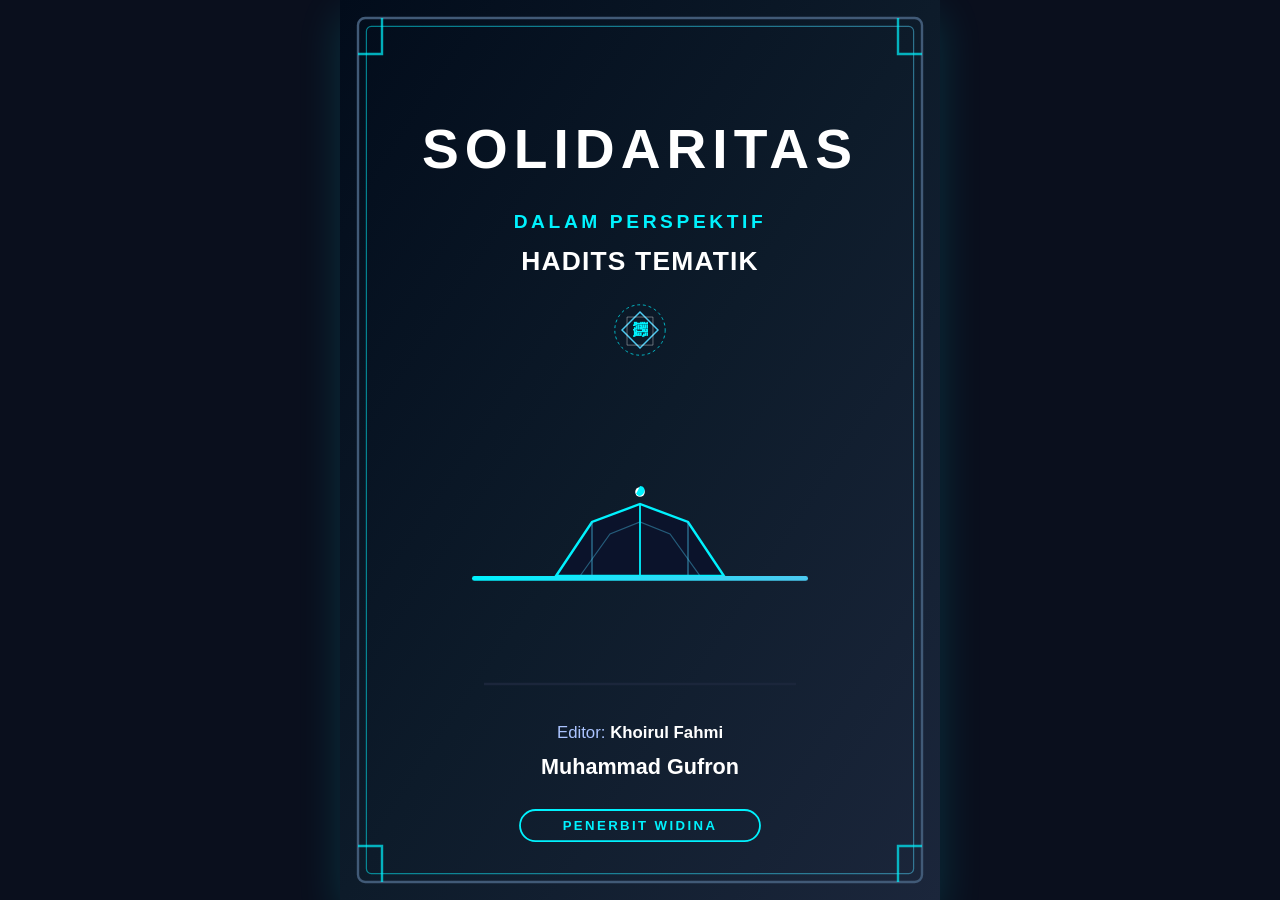
<file: cover.html>
<!DOCTYPE html>
<html lang="id">
<head>
    <meta charset="UTF-8">
    <meta name="viewport" content="width=device-width, initial-scale=1.0">
    <title>Cover Buku - Solidaritas Tech Modern</title>
    <style>
        * {
            box-sizing: border-box;
            margin: 0;
            padding: 0;
        }
        body {
            background-color: #0a0f1d;
            display: flex;
            justify-content: center;
            align-items: center;
            min-height: 100vh;
            padding: 0;
            overflow: hidden;
        }
        .cover-container {
            width: 100vw;
            height: 100vh;
            display: flex;
            justify-content: center;
            align-items: center;
            background-color: #0a0f1d;
        }
        .cover-svg {
            max-width: 100%;
            max-height: 100%;
            width: auto;
            height: 100%;
            object-fit: contain;
            box-shadow: 0 15px 40px rgba(0, 242, 254, 0.15);
        }
    </style>
</head>
<body>

    <div class="cover-container">
        <svg class="cover-svg" xmlns="http://www.w3.org/2000/svg" viewBox="0 0 500 750">
            <!-- Background Gradasi Midnight Blue Tech -->
            <defs>
                <linearGradient id="bgGradTech" x1="0%" y1="0%" x2="100%" y2="100%">
                    <stop offset="0%" stop-color="#020c1b" />
                    <stop offset="50%" stop-color="#0d1b2a" />
                    <stop offset="100%" stop-color="#1b263b" />
                </linearGradient>
                <!-- Gradasi Cyan ke Biru untuk Aksen Tekno -->
                <linearGradient id="techGlow" x1="0%" y1="0%" x2="100%" y2="0%">
                    <stop offset="0%" stop-color="#00f2fe" />
                    <stop offset="100%" stop-color="#4cc9f0" />
                </linearGradient>
            </defs>
            <rect width="500" height="750" fill="url(#bgGradTech)" />
            
            <!-- Bingkai Elegan Minimalis Platinum Silver & Cyan -->
            <rect x="15" y="15" width="470" height="720" fill="none" stroke="#415a77" stroke-width="2" rx="6"/>
            <rect x="22" y="22" width="456" height="706" fill="none" stroke="url(#techGlow)" stroke-width="1" stroke-opacity="0.5" rx="4"/>

            <!-- Ornamen Sudut Bergaya Sirkuit Digital -->
            <path d="M15 45 L35 45 L35 15 M485 45 L465 45 L465 15 M15 705 L35 705 L35 735 M485 705 L465 705 L465 735" fill="none" stroke="#00f2fe" stroke-width="2" opacity="0.7"/>

            <!-- Judul Utama: SOLIDARITAS (Clean Modern Serif) -->
            <text x="250" y="140" font-family="'Inter', 'Helvetica Neue', Arial, sans-serif" font-size="46" font-weight="900" fill="#ffffff" text-anchor="middle" letter-spacing="5">SOLIDARITAS</text>
            
            <!-- Sub Judul -->
            <text x="250" y="190" font-family="'Segoe UI', Roboto, sans-serif" font-size="16" font-weight="600" fill="#00f2fe" text-anchor="middle" letter-spacing="3">DALAM PERSPEKTIF</text>
            <text x="250" y="225" font-family="'Segoe UI', Roboto, sans-serif" font-size="22" font-weight="bold" fill="#ffffff" text-anchor="middle" letter-spacing="1">HADITS TEMATIK</text>

            <!-- Ornamen Tengah (Mandala Geometris Digital) -->
            <g transform="translate(250, 275) scale(0.6)">
                <circle cx="0" cy="0" r="35" fill="none" stroke="#00f2fe" stroke-width="1" stroke-dasharray="4,4"/>
                <path d="M-25 0 L0 -25 L25 0 L0 25 Z" fill="none" stroke="#4cc9f0" stroke-width="2"/>
                <path d="M-18 -18 L18 -18 L18 21 L-18 21 Z" fill="none" stroke="#ffffff" stroke-width="1" opacity="0.5"/>
                <text x="0" y="7" font-family="serif" font-size="20" fill="#00f2fe" text-anchor="middle" font-weight="bold">﷽</text>
            </g>

            <!-- Ilustrasi Kubah Masjid Poligon/Minimalis Tech -->
            <g transform="translate(250, 480)">
                <!-- Basis Struktur Garis Grid Digital -->
                <path d="M-70 0 L-40 -45 L0 -60 L40 -45 L70 0 Z" fill="#0b132b" stroke="#00f2fe" stroke-width="2"/>
                <path d="M-50 0 L-25 -35 L0 -45 L25 -35 L50 0 Z" fill="none" stroke="#4cc9f0" stroke-width="1" opacity="0.4"/>
                
                <!-- Garis Vertikal Tech Glow -->
                <line x1="0" y1="0" x2="0" y2="-60" stroke="#00f2fe" stroke-width="1.5"/>
                <line x1="-40" y1="0" x2="-40" y2="-45" stroke="#4cc9f0" stroke-width="1" opacity="0.6"/>
                <line x1="40" y1="0" x2="40" y2="-45" stroke="#4cc9f0" stroke-width="1" opacity="0.6"/>

                <!-- Puncak Bulan Sabit Minimalis -->
                <circle cx="0" cy="-70" r="4" fill="#ffffff"/>
                <path d="M0 -75 C3 -75 5 -72 3 -69 C1 -66 -2 -66 -3 -69" fill="#00f2fe"/>
                
                <!-- Garis Horizontal Alas -->
                <rect x="-140" y="0" width="280" height="4" fill="url(#techGlow)" rx="2"/>
            </g>

            <!-- Garis Pembatas Kaki Elegan -->
            <line x1="120" y1="570" x2="380" y2="570" stroke="#1b263b" stroke-width="2"/>

            <!-- Nama Penulis & Editor -->
            <text x="250" y="615" font-family="'Segoe UI', sans-serif" font-size="14" fill="#abc4ff" text-anchor="middle">Editor: <tspan fill="#ffffff" font-weight="600">Khoirul Fahmi</tspan></text>
            <text x="250" y="645" font-family="'Segoe UI', sans-serif" font-size="18" font-weight="bold" fill="#ffffff" text-anchor="middle">Muhammad Gufron</text>

            <!-- Teks Tambahan Kaki Cover -->
            <rect x="150" y="675" width="200" height="26" fill="none" stroke="#00f2fe" stroke-width="1.5" rx="13"/>
            <text x="250" y="692" font-family="'Segoe UI', sans-serif" font-size="11" font-weight="900" fill="#00f2fe" text-anchor="middle" letter-spacing="2">PENERBIT WIDINA</text>
        </svg>
    </div>

</body>
</html>
</file>
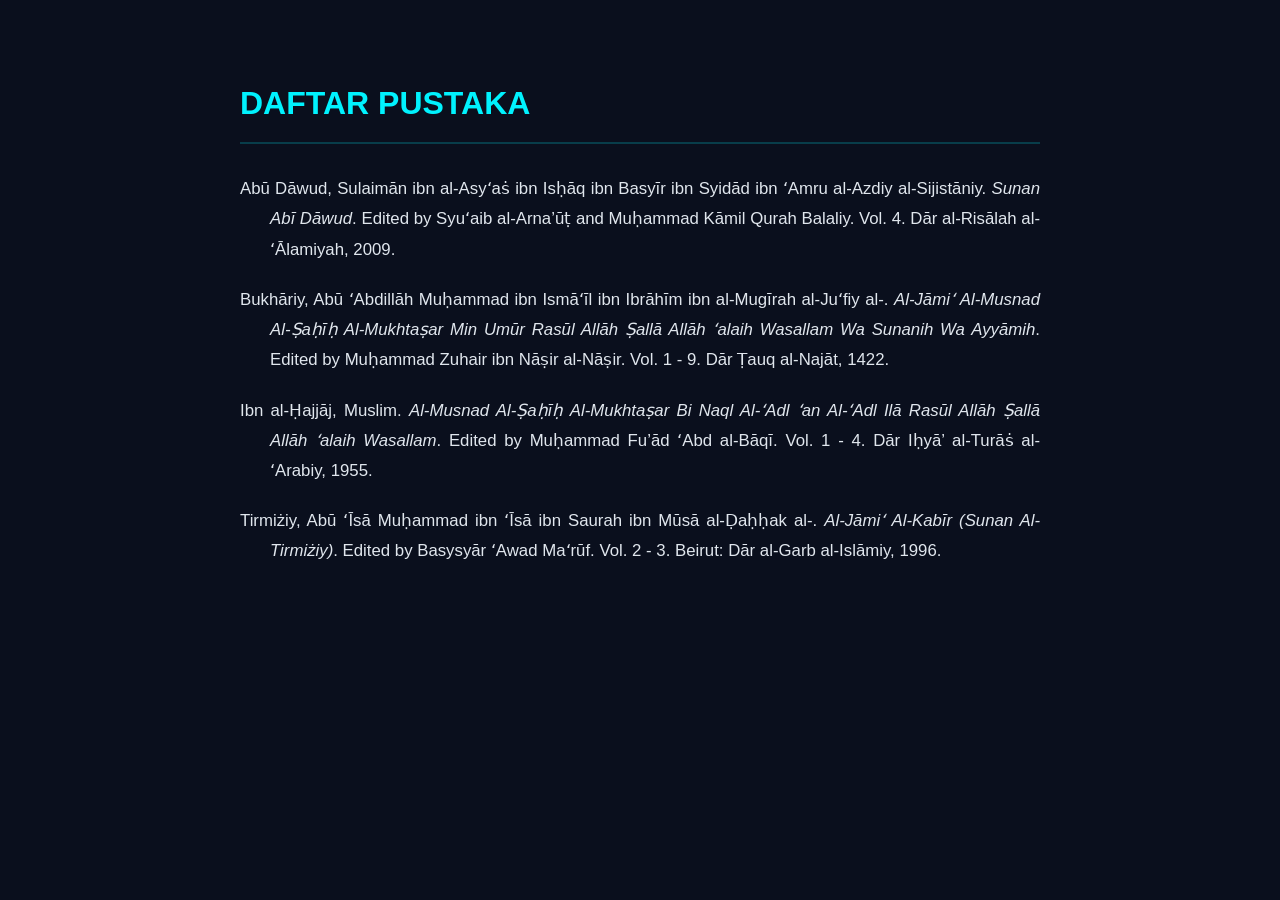
<file: daftar_pustaka.html>
<!DOCTYPE html>
<html lang="id">
<head>
    <meta charset="UTF-8">
    <meta name="viewport" content="width=device-width, initial-scale=1.0">
    <title>Daftar Pustaka</title>
    <style>
        body { background-color: #0a0f1d; color: #ffffff; font-family: 'Segoe UI', Tahoma, sans-serif; line-height: 1.8; padding: 40px; }
        .container { max-width: 800px; margin: 0 auto; }
        h2 { color: #00f2fe; font-size: 2rem; text-transform: uppercase; border-bottom: 2px solid rgba(0,242,254,0.2); padding-bottom: 10px; margin-bottom: 30px; }
        ul { list-style: none; padding-left: 0; }
        li { margin-bottom: 20px; font-size: 1.05rem; text-align: justify; color: #e0e6ed; padding-left: 30px; text-indent: -30px; }
    </style>
</head>
<body>
    <div class="container">
        <h2>DAFTAR PUSTAKA</h2>
        <ul>
            <li>Abū Dāwud, Sulaimān ibn al-Asyʻaṡ ibn Isḥāq ibn Basyīr ibn Syidād ibn ʻAmru al-Azdiy al-Sijistāniy. <i>Sunan Abī Dāwud</i>. Edited by Syuʻaib al-Arna’ūṭ and Muḥammad Kāmil Qurah Balaliy. Vol. 4. Dār al-Risālah al-ʻĀlamiyah, 2009.</li>
            <li>Bukhāriy, Abū ʻAbdillāh Muḥammad ibn Ismāʻīl ibn Ibrāhīm ibn al-Mugīrah al-Juʻfiy al-. <i>Al-Jāmiʻ Al-Musnad Al-Ṣaḥīḥ Al-Mukhtaṣar Min Umūr Rasūl Allāh Ṣallā Allāh ʻalaih Wasallam Wa Sunanih Wa Ayyāmih</i>. Edited by Muḥammad Zuhair ibn Nāṣir al-Nāṣir. Vol. 1 - 9. Dār Ṭauq al-Najāt, 1422.</li>
            <li>Ibn al-Ḥajjāj, Muslim. <i>Al-Musnad Al-Ṣaḥīḥ Al-Mukhtaṣar Bi Naql Al-ʻAdl ʻan Al-ʻAdl Ilā Rasūl Allāh Ṣallā Allāh ʻalaih Wasallam</i>. Edited by Muḥammad Fu’ād ʻAbd al-Bāqī. Vol. 1 - 4. Dār Iḥyā’ al-Turāṡ al-ʻArabiy, 1955.</li>
            <li>Tirmiżiy, Abū ʻĪsā Muḥammad ibn ʻĪsā ibn Saurah ibn Mūsā al-Ḍaḥḥak al-. <i>Al-Jāmiʻ Al-Kabīr (Sunan Al-Tirmiżiy)</i>. Edited by Basysyār ʻAwad Maʻrūf. Vol. 2 - 3. Beirut: Dār al-Garb al-Islāmiy, 1996.</li>
        </ul>
    </div>
</body>
</html>
</file>
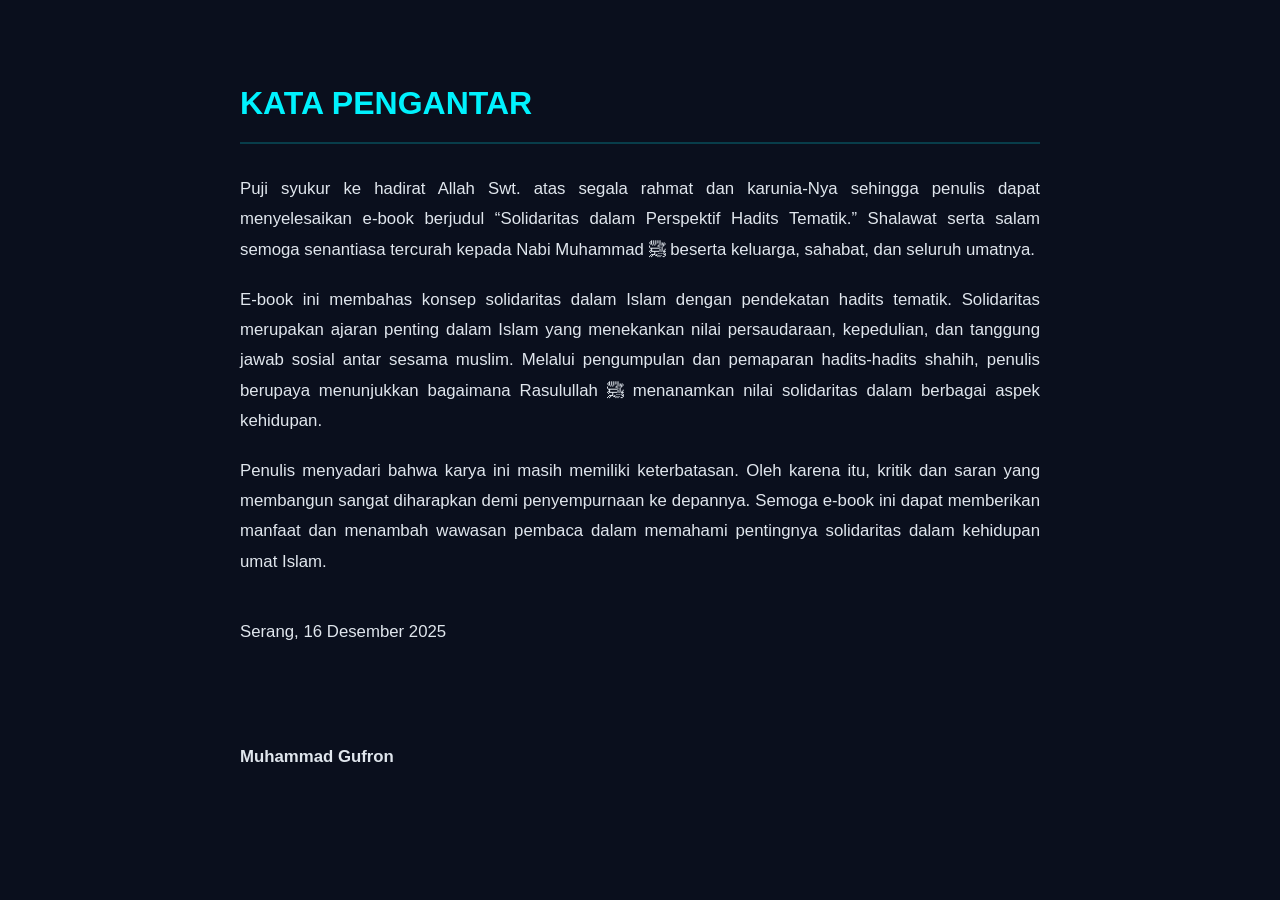
<file: kata_pengantar.html>
<!DOCTYPE html>
<html lang="id">
<head>
    <meta charset="UTF-8">
    <meta name="viewport" content="width=device-width, initial-scale=1.0">
    <title>Kata Pengantar</title>
    <style>
        body { background-color: #0a0f1d; color: #ffffff; font-family: 'Segoe UI', Tahoma, sans-serif; line-height: 1.8; padding: 40px; }
        .container { max-width: 800px; margin: 0 auto; }
        h2 { color: #00f2fe; font-size: 2rem; text-transform: uppercase; border-bottom: 2px solid rgba(0,242,254,0.2); padding-bottom: 10px; margin-bottom: 30px; }
        p { font-size: 1.05rem; text-align: justify; margin-bottom: 20px; color: #e0e6ed; }
        .signature { margin-top: 40px; text-align: right; color: #abc4ff; }
    </style>
</head>
<body>
    <div class="container">
        <h2>KATA PENGANTAR</h2>
        <p>Puji syukur ke hadirat Allah Swt. atas segala rahmat dan karunia-Nya sehingga penulis dapat menyelesaikan e-book berjudul “Solidaritas dalam Perspektif Hadits Tematik.” Shalawat serta salam semoga senantiasa tercurah kepada Nabi Muhammad ﷺ beserta keluarga, sahabat, dan seluruh umatnya.</p>
        <p>E-book ini membahas konsep solidaritas dalam Islam dengan pendekatan hadits tematik. Solidaritas merupakan ajaran penting dalam Islam yang menekankan nilai persaudaraan, kepedulian, dan tanggung jawab sosial antar sesama muslim. Melalui pengumpulan dan pemaparan hadits-hadits shahih, penulis berupaya menunjukkan bagaimana Rasulullah ﷺ menanamkan nilai solidaritas dalam berbagai aspek kehidupan.</p>
        <p>Penulis menyadari bahwa karya ini masih memiliki keterbatasan. Oleh karena itu, kritik dan saran yang membangun sangat diharapkan demi penyempurnaan ke depannya. Semoga e-book ini dapat memberikan manfaat dan menambah wawasan pembaca dalam memahami pentingnya solidaritas dalam kehidupan umat Islam.</p>
        <div class="signature">
            <p>Serang, 16 Desember 2025</p>
            <br><br>
            <p><strong>Muhammad Gufron</strong></p>
        </div>
    </div>
</body>
</html>
</file>
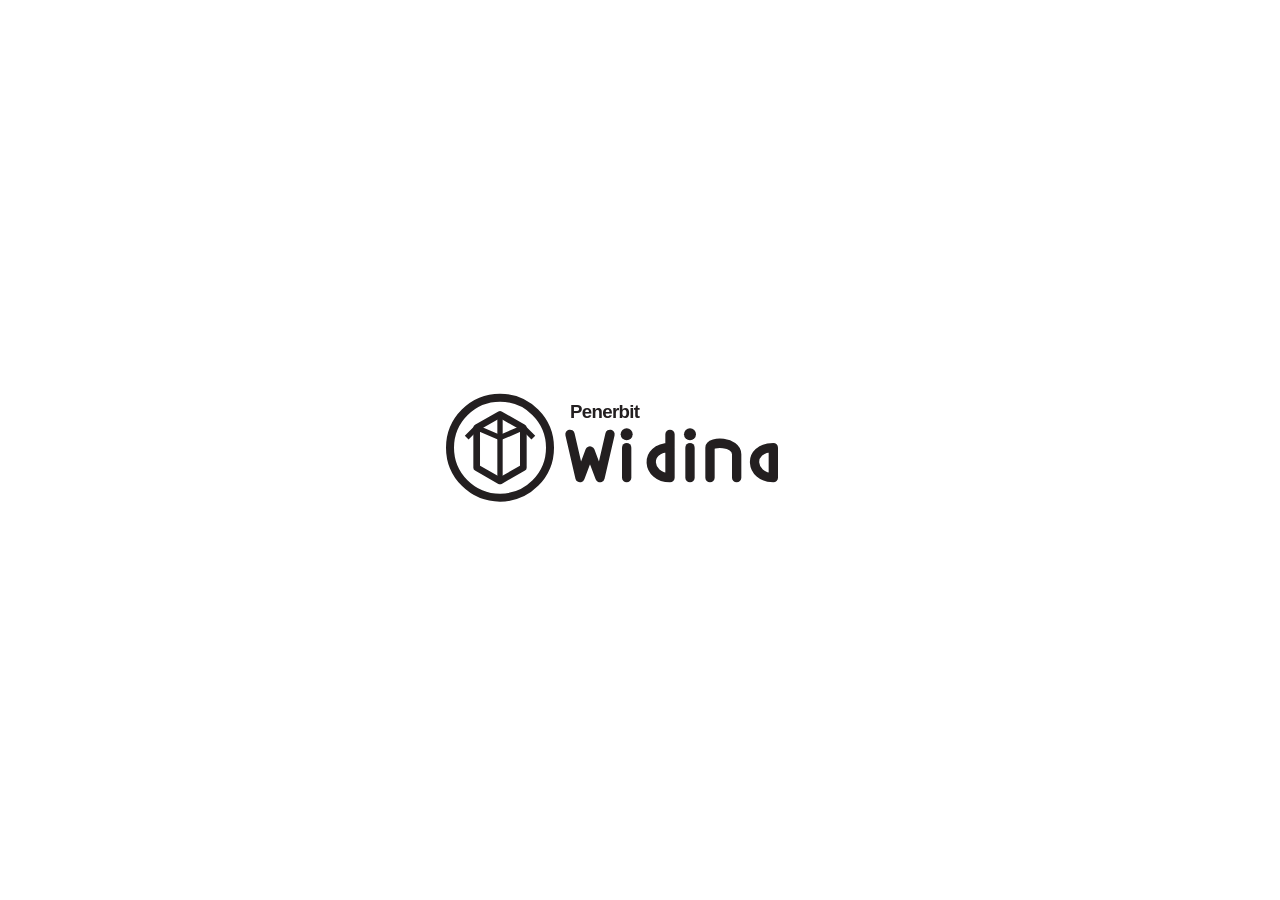
<file: logo_widina.html>
<!DOCTYPE html>
<html lang="id">
<head>
    <meta charset="UTF-8">
    <title>Logo Penerbit Widina</title>
    <style>
        body {
            display: flex;
            justify-content: center;
            align-items: center;
            min-height: 100vh;
            background-color: #ffffff;
            margin: 0;
        }
        .logo-container {
            width: 100%;
            max-width: 400px;
            padding: 20px;
        }
    </style>
</head>
<body>

    <div class="logo-container">
        <svg xmlns="http://www.w3.org/2000/svg" viewBox="0 0 600 200" width="100%" height="100%">
            <circle cx="90" cy="100" r="75" fill="none" stroke="#231f20" stroke-width="12"/>
            
            <path d="M55 70 L90 50 L125 70 L125 130 L90 150 L55 130 Z" fill="none" stroke="#231f20" stroke-width="10" stroke-linejoin="round"/>
            <path d="M90 50 L90 150" fill="none" stroke="#231f20" stroke-width="8"/>
            <path d="M40 85 L55 70 L90 85" fill="none" stroke="#231f20" stroke-width="8" stroke-linejoin="round"/>
            <path d="M140 85 L125 70 L90 85" fill="none" stroke="#231f20" stroke-width="8" stroke-linejoin="round"/>
            
            <text x="195" y="55" font-family="'Arial Black', Gadget, sans-serif" font-size="28" font-weight="900" fill="#231f20" letter-spacing="-1">Penerbit</text>
            
            <g fill="none" stroke="#231f20" stroke-width="14" stroke-linejoin="round" stroke-linecap="round">
                <path d="M195 80 L210 145 L225 105 L240 145 L255 80"/>
                <path d="M280 100 L280 145"/>
                <path d="M345 80 L345 145 M345 145 C310 145 305 100 345 100"/>
                <path d="M375 100 L375 145"/>
                <path d="M405 145 L405 100 C405 90 445 90 445 110 L445 145"/>
                <path d="M500 100 L500 145 M500 145 C465 145 460 100 500 100"/>
            </g>
            
            <circle cx="280" cy="80" r="9" fill="#231f20"/>
            <circle cx="375" cy="80" r="9" fill="#231f20"/>
        </svg>
    </div>

</body>
</html>
</file>
